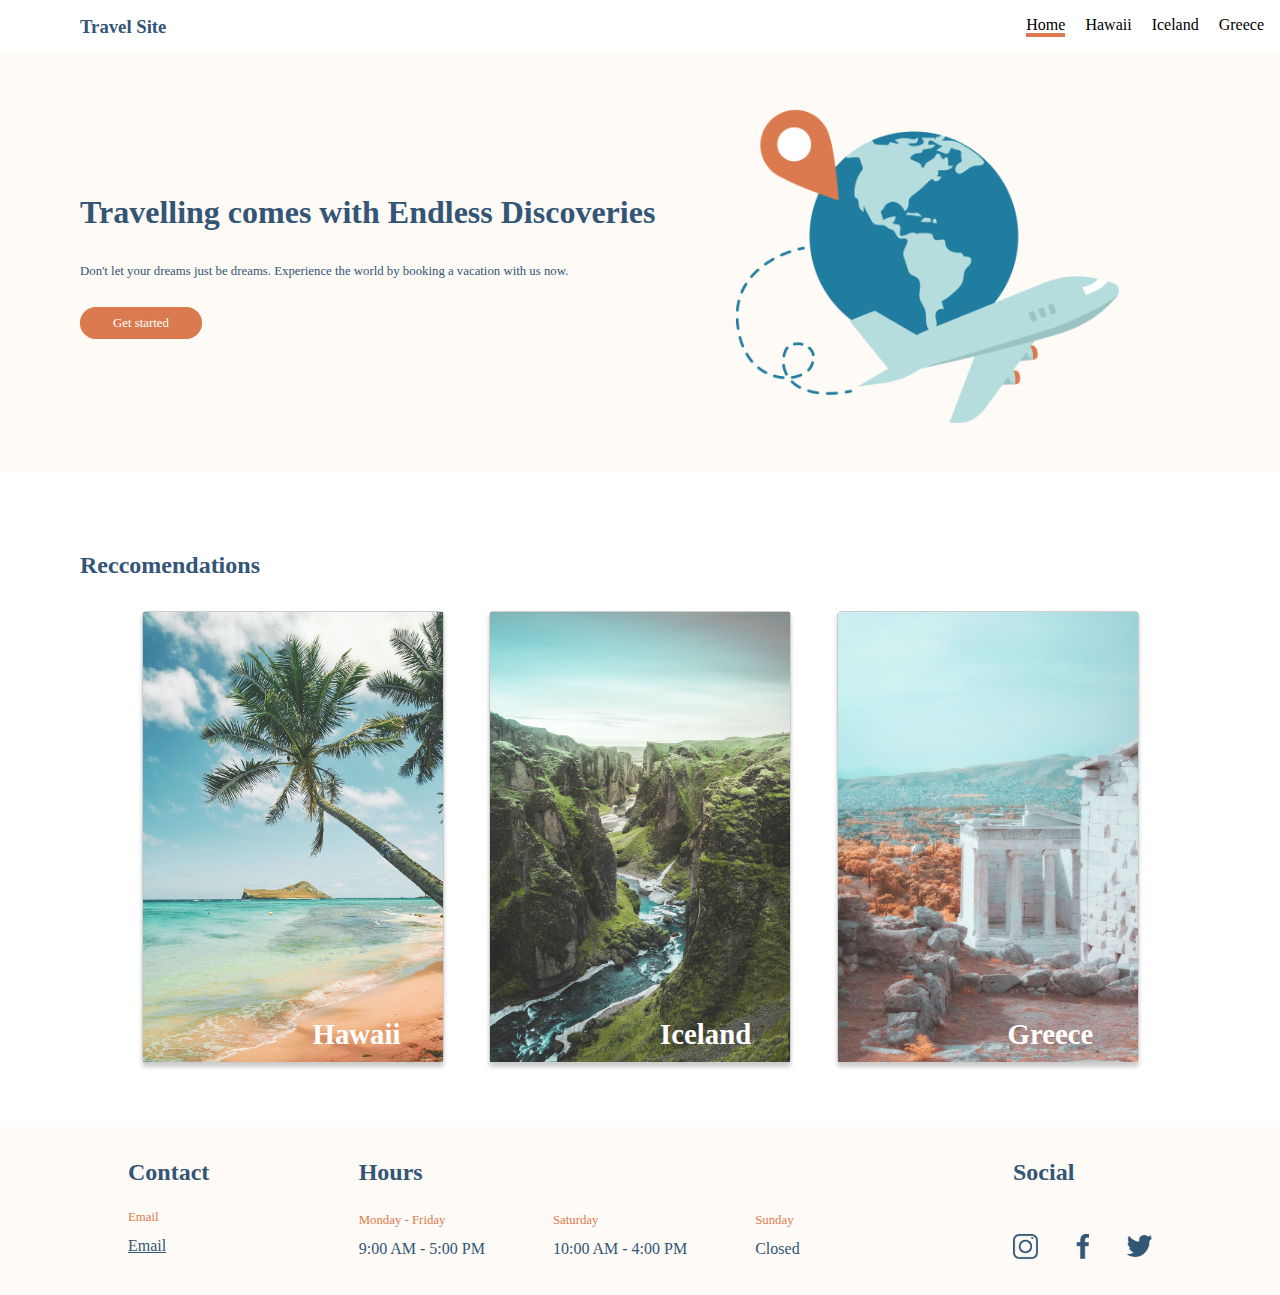
<file: index.html>
<!DOCTYPE html>
<html lang="en">
<head>
    <meta charset="UTF-8">
    <meta http-equiv="X-UA-Compatible" content="IE=edge">
    <meta name="viewport" content="width=device-width, initial-scale=1.0">
    <title>Travel Site</title>
    <link rel = "stylesheet" href = "css/global.css">
    <link rel = "stylesheet" href = "css/main.css">
</head>
<body>
    <nav class = "navbar">
        <h3 class = "navbar__title">Travel Site</h3>
        <ul class = "navbar__list">
            <li class = "navbar__content--currentpage"><a class = "navbar__link" href = "">Home</a></li>
            <li class = "navbar__content"><a class = "navbar__link" href = "pages/hawaii.html">Hawaii</a></li>
            <li class = "navbar__content"><a class = "navbar__link" href = "pages/iceland.html">Iceland</a></li>
            <li class = "navbar__content"><a class = "navbar__link" href = "pages/greece.html">Greece</a></li>
        </ul>
    </nav>
    <header>
        <section class = "header__text">
        <h1 class = "header__title">
            Travelling comes with Endless Discoveries
        </h1>
        <p class = "header__subtitle">Don't let your dreams just be dreams. Experience the world by booking a vacation with us now.</p>
        <a class = "button" href = "">Get started</a>
        </section>
        <img class = "header__image" src = "/assets/images/hero.png" alt = "plane flying around globe cartoon">
    </header>
    <main>
        <h2>Reccomendations</h2>
        <section class = "card-container">
            <a class = "card" href = "pages/hawaii.html">
                <img class = "card__background" src = "/assets/images/hawaii.jpg">
                <p class = "card__title">Hawaii</p>
            </a>
            <a class = "card" href = "pages/iceland.html">
                <img class = "card__background" src = "/assets/images/iceland.jpg">
                <p class = "card__title">Iceland</p>
            </a>
            <a class = "card" href = "pages/greece.html">
                <img class = "card__background" src = "/assets/images/greece.jpg">
                <p class = "card__title">Greece</p>
            </a>
        </section>
    </main>
    <footer>
        <section class = "footer__block">
            <p class = "footer__title"> Contact</p>
            <p class = "footer__subtitle">Email</p>
            <a class = "footer__content" href = "">Email</a>
        </section>
        <section class = "footer__block">
            <p class = "footer__title"> Hours </p>
            <div class = "footer__subsection">
            <p class = "footer__subtitle">Monday - Friday</p>
            <p class = "footer__content">9:00 AM - 5:00 PM</p>
            </div>
            <div class = "footer__subsection">
            <p class = "footer__subtitle">Saturday</p>
            <p class = "footer__content">10:00 AM - 4:00 PM</p>
            </div>
            <div class = "footer__subsection">
            <p class = "footer__subtitle">Sunday</p>
            <p class = "footer__content">Closed</p>
            </div>
        </section>
        <section class = "footer__block">
            <p class = "footer__title"> Social </p>
            <div class = "footer__block--icons">
            <a  href = "https://www.instagram.com"><img class = "social-icon" src = "/assets/images/icon-instagram.png"></a>
            <a  href = "https://www.facebook.com"><img class = "social-icon" src = "/assets/images/icon-facebook.png"></a>
            <a  href = "https://www.twitter.com"><img class = "social-icon" src = "/assets/images/icon-twitter.png"></a>
            </div>
        </section>
    </footer>
</body>
</html>
</file>
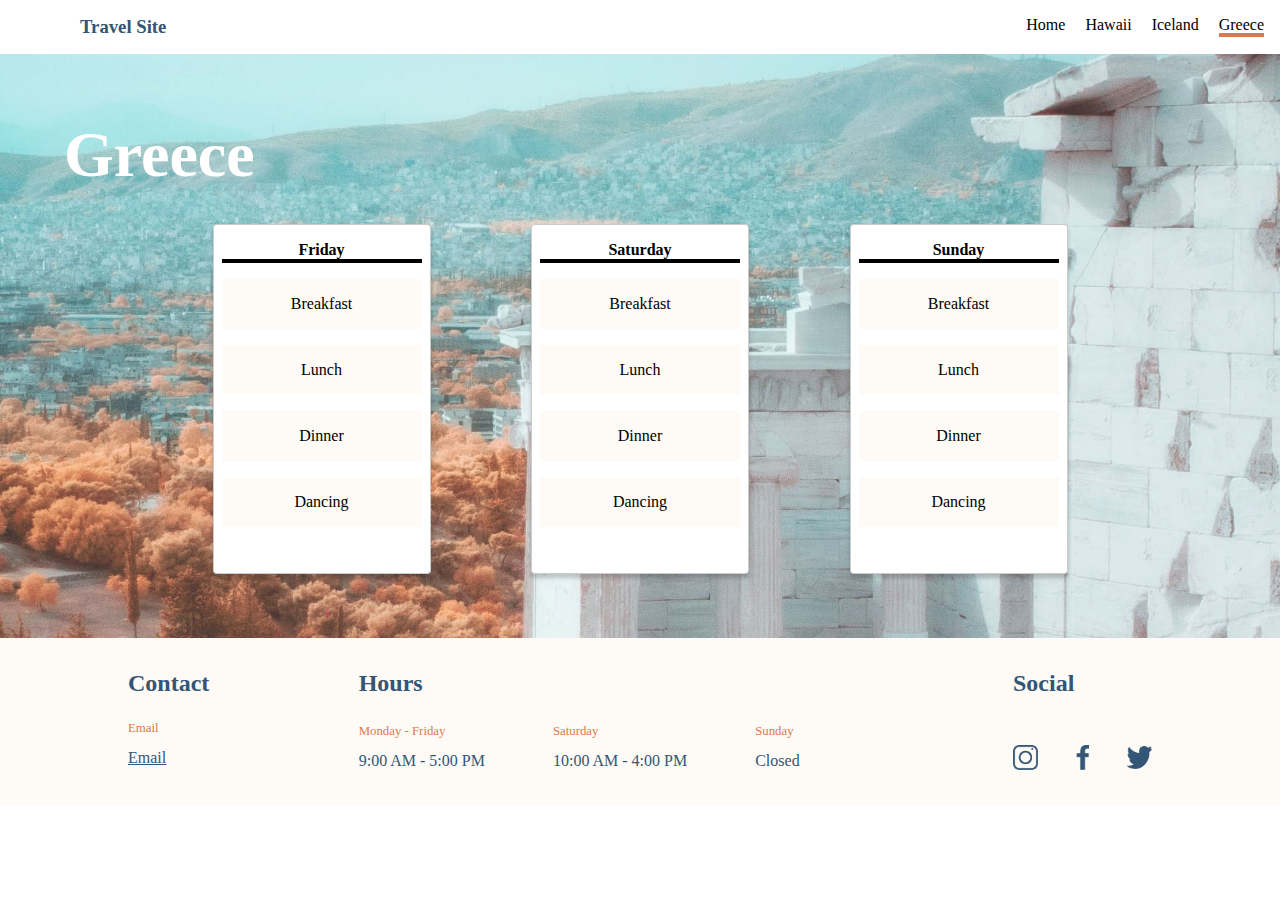
<file: pages/greece.html>
<!DOCTYPE html>
<html lang="en">
<head>
    <meta charset="UTF-8">
    <meta http-equiv="X-UA-Compatible" content="IE=edge">
    <meta name="viewport" content="width=device-width, initial-scale=1.0">
    <title>Greece</title>
    <link rel = "stylesheet" href = "/css/global.css">
    <link rel = "stylesheet" href = "/css/destination.css">
</head>
<body>
    <div class = bgimg style="background-image: url(/assets/images/greece.jpg);">
    <nav class = "navbar">
        <h3 class = "navbar__title">Travel Site</h3>
        <ul class = "navbar__list">
            <li class = "navbar__content"><a class = "navbar__link" href = "/index.html">Home</a></li>
            <li class = "navbar__content"><a class = "navbar__link" href = "/pages/hawaii.html">Hawaii</a></li>
            <li class = "navbar__content"><a class = "navbar__link" href = "/pages/iceland.html">Iceland</a></li>
            <li class = "navbar__content--currentpage"><a class = "navbar__link" href = "/pages/greece.html">Greece</a></li>
        </ul>
    </nav>
    <main>
        <h1> Greece </h1>
        <section class = "card-container">
            <div class = "card">
                <p class = "card__title">Friday</p>
                <p class = "card__description">Breakfast</p>
                <p class = "card__description">Lunch</p>
                <p class = "card__description">Dinner</p>
                <p class = "card__description">Dancing </p>
            </div>
            <div class = "card">
                <p class = "card__title">Saturday</p>
                <p class = "card__description">Breakfast</p>
                <p class = "card__description">Lunch</p>
                <p class = "card__description">Dinner</p>
                <p class = "card__description">Dancing </p>
            </div>
            <div class = "card">
                <p class = "card__title">Sunday</p>
                <p class = "card__description">Breakfast</p>
                <p class = "card__description">Lunch</p>
                <p class = "card__description">Dinner</p>
                <p class = "card__description">Dancing </p>
            </div>
        </section>
    </main>
    <footer>
        <section class = "footer__block">
            <p class = "footer__title"> Contact</p>
            <p class = "footer__subtitle">Email</p>
            <a class = "footer__content" href = "">Email</a>
        </section>
        <section class = "footer__block">
            <p class = "footer__title"> Hours </p>
            <div class = "footer__subsection">
            <p class = "footer__subtitle">Monday - Friday</p>
            <p class = "footer__content">9:00 AM - 5:00 PM</p>
            </div>
            <div class = "footer__subsection">
            <p class = "footer__subtitle">Saturday</p>
            <p class = "footer__content">10:00 AM - 4:00 PM</p>
            </div>
            <div class = "footer__subsection">
            <p class = "footer__subtitle">Sunday</p>
            <p class = "footer__content">Closed</p>
            </div>
        </section>
        <section class = "footer__block">
            <p class = "footer__title"> Social </p>
            <div class = "footer__block--icons">
            <a  href = "https://www.instagram.com"><img class = "social-icon" src = "/assets/images/icon-instagram.png"></a>
            <a  href = "https://www.facebook.com"><img class = "social-icon" src = "/assets/images/icon-facebook.png"></a>
            <a  href = "https://www.twitter.com"><img class = "social-icon" src = "/assets/images/icon-twitter.png"></a>
            </div>
        </section>
    </footer>
    </div>
</body>

</html>
</file>
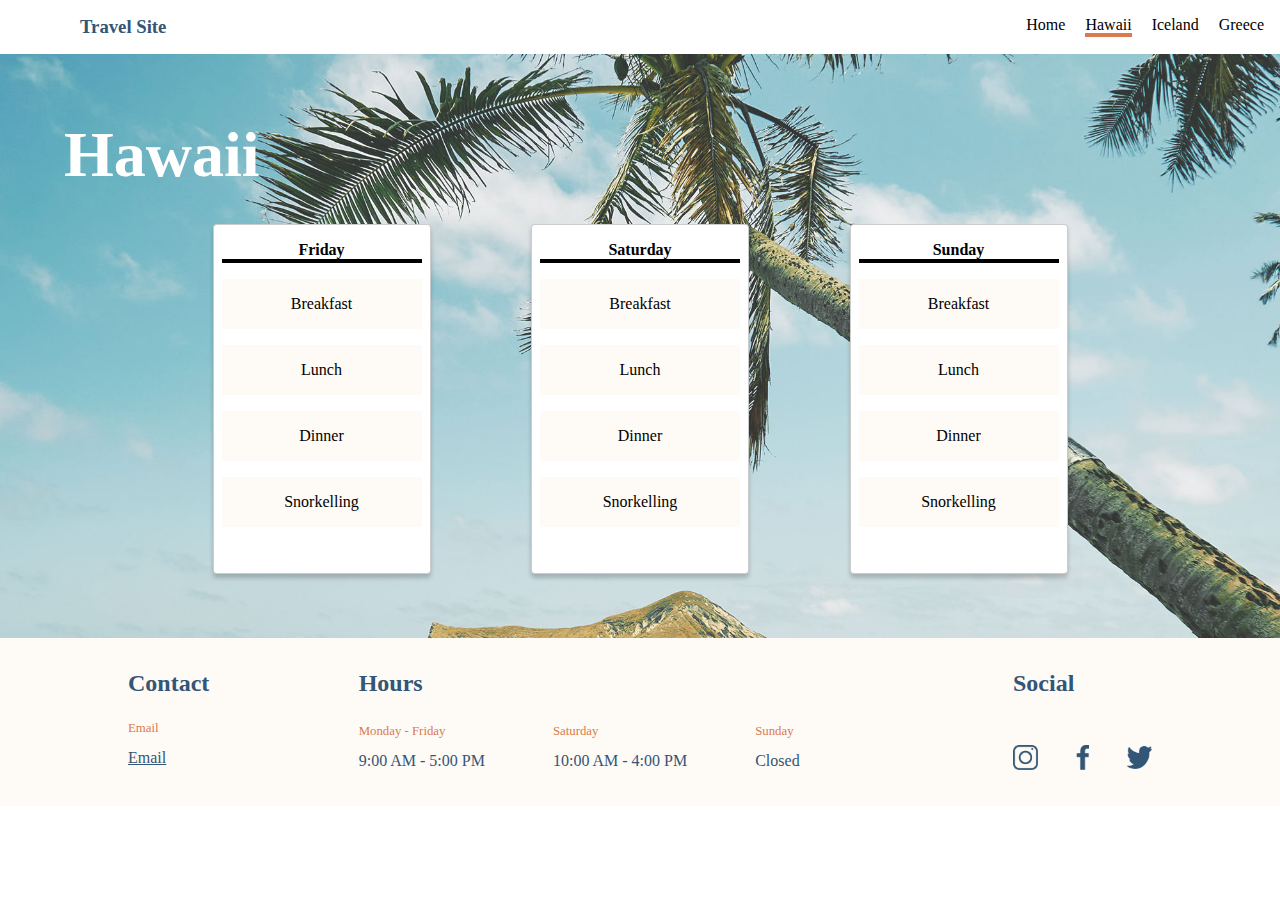
<file: pages/hawaii.html>
<!DOCTYPE html>
<html lang="en">
<head>
    <meta charset="UTF-8">
    <meta http-equiv="X-UA-Compatible" content="IE=edge">
    <meta name="viewport" content="width=device-width, initial-scale=1.0">
    <title>Hawaii</title>
    <link rel = "stylesheet" href = "/css/global.css">
    <link rel = "stylesheet" href = "/css/destination.css">
</head>
<body>
    <div class = bgimg style="background-image: url(/assets/images/hawaii.jpg);">
    <nav class = "navbar">
        <h3 class = "navbar__title">Travel Site</h3>
        <ul class = "navbar__list">
            <li class = "navbar__content"><a class = "navbar__link" href = "/index.html">Home</a></li>
            <li class = "navbar__content--currentpage"><a class = "navbar__link" href = "/pages/hawaii.html">Hawaii</a></li>
            <li class = "navbar__content"><a class = "navbar__link" href = "/pages/iceland.html">Iceland</a></li>
            <li class = "navbar__content"><a class = "navbar__link" href = "/pages/greece.html">Greece</a></li>
        </ul>
    </nav>
    <main>
        <h1> Hawaii </h1>
        <section class = "card-container">
            <div class = "card">
                <p class = "card__title">Friday</p>
                <p class = "card__description">Breakfast</p>
                <p class = "card__description">Lunch</p>
                <p class = "card__description">Dinner</p>
                <p class = "card__description">Snorkelling </p>
            </div>
            <div class = "card">
                <p class = "card__title">Saturday</p>
                <p class = "card__description">Breakfast</p>
                <p class = "card__description">Lunch</p>
                <p class = "card__description">Dinner</p>
                <p class = "card__description">Snorkelling </p>
            </div>
            <div class = "card">
                <p class = "card__title">Sunday</p>
                <p class = "card__description">Breakfast</p>
                <p class = "card__description">Lunch</p>
                <p class = "card__description">Dinner</p>
                <p class = "card__description">Snorkelling </p>
            </div>
        </section>
    </main>
    <footer>
        <section class = "footer__block">
            <p class = "footer__title"> Contact</p>
            <p class = "footer__subtitle">Email</p>
            <a class = "footer__content" href = "">Email</a>
        </section>
        <section class = "footer__block">
            <p class = "footer__title"> Hours </p>
            <div class = "footer__subsection">
            <p class = "footer__subtitle">Monday - Friday</p>
            <p class = "footer__content">9:00 AM - 5:00 PM</p>
            </div>
            <div class = "footer__subsection">
            <p class = "footer__subtitle">Saturday</p>
            <p class = "footer__content">10:00 AM - 4:00 PM</p>
            </div>
            <div class = "footer__subsection">
            <p class = "footer__subtitle">Sunday</p>
            <p class = "footer__content">Closed</p>
            </div>
        </section>
        <section class = "footer__block">
            <p class = "footer__title"> Social </p>
            <div class = "footer__block--icons">
            <a  href = "https://www.instagram.com"><img class = "social-icon" src = "/assets/images/icon-instagram.png"></a>
            <a  href = "https://www.facebook.com"><img class = "social-icon" src = "/assets/images/icon-facebook.png"></a>
            <a  href = "https://www.twitter.com"><img class = "social-icon" src = "/assets/images/icon-twitter.png"></a>
            </div>
        </section>
    </footer>
    </div>
</body>

</html>
</file>
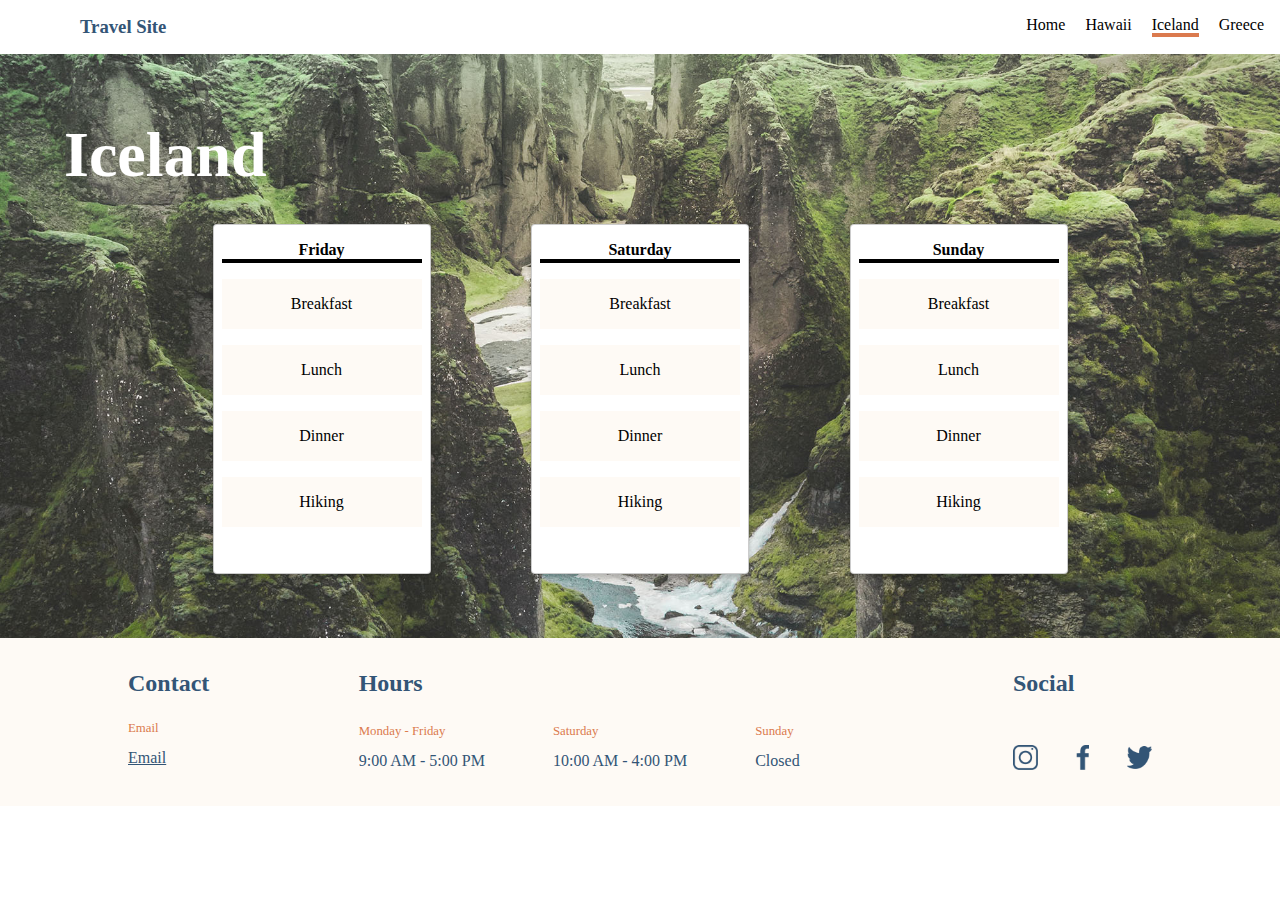
<file: pages/iceland.html>
<!DOCTYPE html>
<html lang="en">
<head>
    <meta charset="UTF-8">
    <meta http-equiv="X-UA-Compatible" content="IE=edge">
    <meta name="viewport" content="width=device-width, initial-scale=1.0">
    <title>Iceland</title>
    <link rel = "stylesheet" href = "/css/global.css">
    <link rel = "stylesheet" href = "/css/destination.css">
</head>
<body>
    <div class = bgimg style="background-image: url(/assets/images/iceland.jpg);">
    <nav class = "navbar">
        <h3 class = "navbar__title">Travel Site</h3>
        <ul class = "navbar__list">
            <li class = "navbar__content"><a class = "navbar__link" href = "/index.html">Home</a></li>
            <li class = "navbar__content"><a class = "navbar__link" href = "/pages/hawaii.html">Hawaii</a></li>
            <li class = "navbar__content--currentpage"><a class = "navbar__link" href = "/pages/iceland.html">Iceland</a></li>
            <li class = "navbar__content"><a class = "navbar__link" href = "/pages/greece.html">Greece</a></li>
        </ul>
    </nav>
    <main>
        <h1> Iceland </h1>
        <section class = "card-container">
            <div class = "card">
                <p class = "card__title">Friday</p>
                <p class = "card__description">Breakfast</p>
                <p class = "card__description">Lunch</p>
                <p class = "card__description">Dinner</p>
                <p class = "card__description">Hiking </p>
            </div>
            <div class = "card">
                <p class = "card__title">Saturday</p>
                <p class = "card__description">Breakfast</p>
                <p class = "card__description">Lunch</p>
                <p class = "card__description">Dinner</p>
                <p class = "card__description">Hiking </p>
            </div>
            <div class = "card">
                <p class = "card__title">Sunday</p>
                <p class = "card__description">Breakfast</p>
                <p class = "card__description">Lunch</p>
                <p class = "card__description">Dinner</p>
                <p class = "card__description">Hiking </p>
            </div>
        </section>
    </main>
    <footer>
        <section class = "footer__block">
            <p class = "footer__title"> Contact</p>
            <p class = "footer__subtitle">Email</p>
            <a class = "footer__content" href = "">Email</a>
        </section>
        <section class = "footer__block">
            <p class = "footer__title"> Hours </p>
            <div class = "footer__subsection">
            <p class = "footer__subtitle">Monday - Friday</p>
            <p class = "footer__content">9:00 AM - 5:00 PM</p>
            </div>
            <div class = "footer__subsection">
            <p class = "footer__subtitle">Saturday</p>
            <p class = "footer__content">10:00 AM - 4:00 PM</p>
            </div>
            <div class = "footer__subsection">
            <p class = "footer__subtitle">Sunday</p>
            <p class = "footer__content">Closed</p>
            </div>
        </section>
        <section class = "footer__block">
            <p class = "footer__title"> Social </p>
            <div class = "footer__block--icons">
            <a  href = "https://www.instagram.com"><img class = "social-icon" src = "/assets/images/icon-instagram.png"></a>
            <a  href = "https://www.facebook.com"><img class = "social-icon" src = "/assets/images/icon-facebook.png"></a>
            <a  href = "https://www.twitter.com"><img class = "social-icon" src = "/assets/images/icon-twitter.png"></a>
            </div>
        </section>
    </footer>
    </div>
</body>

</html>
</file>
<file: css/global.css>
* {
    margin:0;
    padding:0;
    font-family: Verdana;
    color: #335576;
}
/*Navbar Section*/
.navbar {
    display: flex;
    flex-direction: row;
    justify-content: flex-end;
    background-color: #FFFFFF;
    padding-left: 4rem;
    padding-top: 1rem;
    padding-bottom: 1rem;
}
.navbar__title{
    margin-right:auto;
    margin-left:1rem;
}
.navbar__list{
    list-style: none;
}
.navbar__content {
    display: inline;
    margin-right:1rem;
}
.navbar__content--currentpage{
    display: inline;
    margin-right:1rem;
    border-bottom: 4px solid #DB7A4E;
}
.navbar__link, .navbar__link:visited{
    text-decoration: none;
    color: #000000;
}
/*Footer Section*/
footer{
    display:flex;
    flex-direction: row;
    justify-content: space-between;
    padding-left: 10%;
    padding-right: 10%;
    padding-top:2rem;
    padding-bottom: 2rem;
    background-color: #FEFAF5;
}
.footer__title{
    font-size: 1.5rem;
    font-weight: 600;
    margin-bottom:1.5rem;
}
.footer__subtitle{
    font-size: 0.8rem;
    color:#DB7A4E;
    margin-bottom: 0.8rem;
}
.footer__subsection{
    display: inline-flex;
    flex-direction: column;
    margin-right: 4rem;
}
.footer__block--icons{
    display: flex;
    flex-direction: row;
    justify-content: space-evenly;
    column-gap: 2rem;
    padding-top: 1.5rem;
}
.social-icon{
    object-fit: scale-down;
    width:25px;
    height: 25px;
}
</file>
<file: css/main.css>
/*Styling for the top of the page*/
header{
    background-color: #FEFAF5;
    display:flex;
    flex-direction: row;
    align-items: center;
}
.header__image{
    width: 30%;
    object-fit: scale-down;
    padding: 3rem;
}
.header__text{
    padding-left: 5rem;
    padding-right: 2rem;
}
.header__title{
    margin-bottom: 2rem;
    font-size: 2rem;
}
.header__subtitle{
    font-size: 0.8rem;
    margin-bottom: 2rem;
    font-weight:300;
    line-height: 1.4;
}
.button, button:visited{
    background-color: #DB7A4E;
    color: #FFFFFF;
    text-decoration: none;
    font-size: 0.8rem;
    padding: 8px 32px 8px 32px;
    border: 1px solid #DB7A4E;
    border-radius: 25px;
}
main{
    padding:3rem;
}
/*Styling for the Cards*/
h2{
    margin:2rem;
}
.card{
    width:300px;
    height:450px;
    border: 1px solid rgba(0,0,0,0.2);
    border-radius: 4px;
    box-shadow: 0 4px 4px rgba(0, 0, 0, 0.2);
}
.card-container{
    display: flex;
    flex-direction: row;
    justify-content: space-evenly;
    margin: 2rem 3rem 1rem 3rem;
}
.card__title{
    font-weight:bold;
    color: #FFF;
    font-size: 1.8rem;
    position: absolute;
    transform: translate(170px,-3rem);
}
.card__background{
    object-fit:fill;
    width:300px;
}
</file>
<file: css/destination.css>
.card{
    background-color: #FFF;
    width:200px;
    height:300px;
    border: 1px solid rgba(0,0,0,0.2);
    border-radius: 4px;
    box-shadow: 0 4px 4px rgba(0, 0, 0, 0.2);
    padding: 1rem 0.5rem 2rem 0.5rem ;
}
.card-container{
    display: flex;
    flex-direction: row;
    justify-content: space-evenly;
    margin: 2rem 3rem 1rem 3rem;
}
.card__title{
    font-weight:bolder;
    color: #000;
    text-align: center;
    border-bottom: 4px solid #000000;
}
.card__description{
    font-weight: 400;
    color:#000;
    text-align: center;
    background-color: #FEFAF5;
    margin: 1rem 0rem;
    padding:1rem 2rem;
}
h1{
    font-size: 4rem;
    color:#FFF;
}
main{
    margin: 4rem;
}
.bgimg{
    
    object-fit:scale-down;
    height:100%;
  background-position: center;
  background-repeat: no-repeat;
  background-size: cover;
}
</file>
